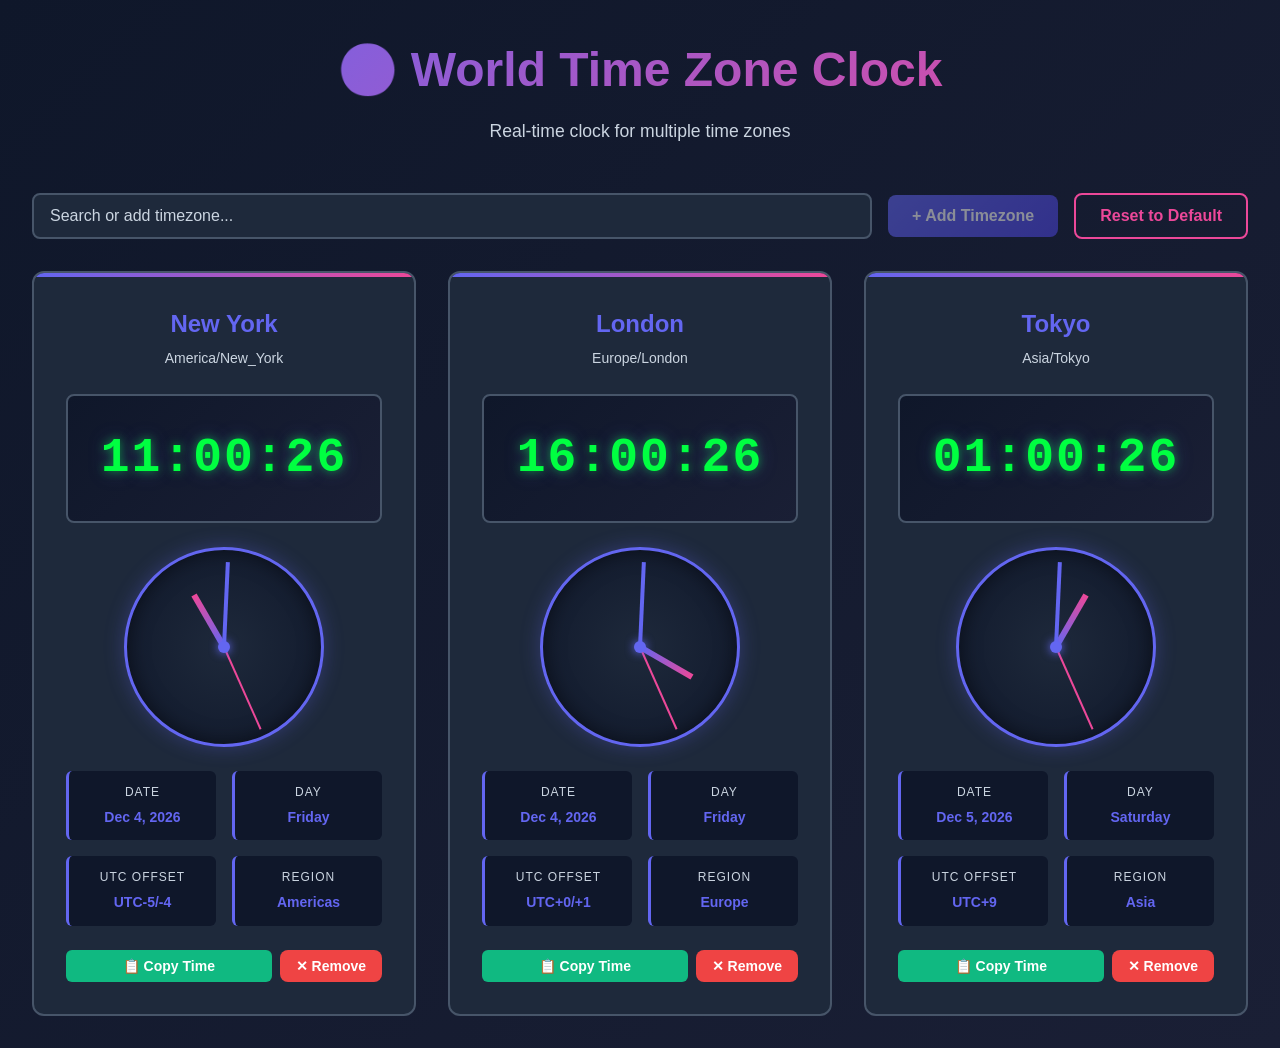
<file: index.html>
<!DOCTYPE html>
<html lang="en">
<head>
    <meta charset="UTF-8">
    <meta name="viewport" content="width=device-width, initial-scale=1.0">
    <title>World Time Zone Clock</title>
    <link rel="stylesheet" href="styles.css">
</head>
<body>
    <div class="container">
        <!-- Header -->
        <header>
            <h1>🌍 World Time Zone Clock</h1>
            <p class="subtitle">Real-time clock for multiple time zones</p>
        </header>

        <!-- Control Panel -->
        <div class="control-panel">
            <div class="search-box">
                <input 
                    type="text" 
                    id="searchInput" 
                    placeholder="Search or add timezone..."
                    autocomplete="off"
                >
                <div id="searchResults" class="search-results"></div>
            </div>
            <button id="addBtn" class="btn btn-add" disabled>+ Add Timezone</button>
            <button id="resetBtn" class="btn btn-reset">Reset to Default</button>
        </div>

        <!-- Timezone Selection Modal -->
        <div id="modal" class="modal hidden">
            <div class="modal-content">
                <div class="modal-header">
                    <h2>Select a Timezone</h2>
                    <button class="close-btn" id="closeModal">&times;</button>
                </div>
                <input 
                    type="text" 
                    id="modalSearch" 
                    placeholder="Search timezones..."
                    class="modal-search"
                >
                <div id="timezoneList" class="timezone-list"></div>
            </div>
        </div>

        <!-- Clocks Display -->
        <div class="clocks-grid" id="clocksGrid">
            <!-- Clock cards will be inserted here -->
        </div>

        <!-- Empty State -->
        <div id="emptyState" class="empty-state hidden">
            <p>📍 No timezones selected yet.</p>
            <p>Click "+ Add Timezone" to get started!</p>
        </div>
    </div>

    <script src="script.js"></script>
</body>
</html>
</file>
<file: styles.css>
/* ============================================
   Global Styles & Variables
   ============================================ */

:root {
    --primary-color: #6366f1;
    --secondary-color: #ec4899;
    --success-color: #10b981;
    --danger-color: #ef4444;
    --bg-dark: #0f172a;
    --bg-card: #1e293b;
    --bg-hover: #334155;
    --text-primary: #f1f5f9;
    --text-secondary: #cbd5e1;
    --border-color: #475569;
    --shadow: 0 10px 30px rgba(0, 0, 0, 0.3);
    --transition: all 0.3s ease;
}

* {
    margin: 0;
    padding: 0;
    box-sizing: border-box;
}

html {
    scroll-behavior: smooth;
}

body {
    background: linear-gradient(135deg, var(--bg-dark) 0%, #1a1f35 100%);
    color: var(--text-primary);
    font-family: 'Segoe UI', Tahoma, Geneva, Verdana, sans-serif;
    line-height: 1.6;
    min-height: 100vh;
}

/* ============================================
   Container & Layout
   ============================================ */

.container {
    max-width: 1400px;
    margin: 0 auto;
    padding: 2rem;
}

/* ============================================
   Header
   ============================================ */

header {
    text-align: center;
    margin-bottom: 3rem;
    animation: slideDown 0.6s ease;
}

header h1 {
    font-size: 3rem;
    font-weight: 700;
    background: linear-gradient(135deg, var(--primary-color), var(--secondary-color));
    -webkit-background-clip: text;
    -webkit-text-fill-color: transparent;
    background-clip: text;
    margin-bottom: 0.5rem;
}

.subtitle {
    font-size: 1.1rem;
    color: var(--text-secondary);
}

/* ============================================
   Control Panel
   ============================================ */

.control-panel {
    display: flex;
    gap: 1rem;
    margin-bottom: 2rem;
    flex-wrap: wrap;
    align-items: center;
}

.search-box {
    flex: 1;
    min-width: 250px;
    position: relative;
}

#searchInput {
    width: 100%;
    padding: 0.75rem 1rem;
    background: var(--bg-card);
    border: 2px solid var(--border-color);
    color: var(--text-primary);
    border-radius: 8px;
    font-size: 1rem;
    transition: var(--transition);
}

#searchInput:focus {
    outline: none;
    border-color: var(--primary-color);
    box-shadow: 0 0 0 3px rgba(99, 102, 241, 0.1);
}

#searchInput::placeholder {
    color: var(--text-secondary);
}

.search-results {
    position: absolute;
    top: 100%;
    left: 0;
    right: 0;
    background: var(--bg-card);
    border: 2px solid var(--border-color);
    border-top: none;
    border-radius: 0 0 8px 8px;
    max-height: 300px;
    overflow-y: auto;
    display: none;
    z-index: 10;
}

.search-results.active {
    display: block;
}

.search-result-item {
    padding: 0.75rem 1rem;
    cursor: pointer;
    transition: var(--transition);
    border-bottom: 1px solid var(--border-color);
}

.search-result-item:last-child {
    border-bottom: none;
}

.search-result-item:hover {
    background: var(--bg-hover);
    color: var(--primary-color);
}

/* ============================================
   Buttons
   ============================================ */

.btn {
    padding: 0.75rem 1.5rem;
    border: none;
    border-radius: 8px;
    font-size: 1rem;
    font-weight: 600;
    cursor: pointer;
    transition: var(--transition);
    display: inline-flex;
    align-items: center;
    gap: 0.5rem;
}

.btn-add {
    background: linear-gradient(135deg, var(--primary-color), #4f46e5);
    color: white;
}

.btn-add:hover:not(:disabled) {
    transform: translateY(-2px);
    box-shadow: 0 5px 15px rgba(99, 102, 241, 0.3);
}

.btn-add:disabled {
    opacity: 0.5;
    cursor: not-allowed;
}

.btn-reset {
    background: transparent;
    color: var(--secondary-color);
    border: 2px solid var(--secondary-color);
}

.btn-reset:hover {
    background: var(--secondary-color);
    color: white;
    transform: translateY(-2px);
}

.btn-remove {
    background: var(--danger-color);
    color: white;
    padding: 0.5rem 1rem;
    font-size: 0.875rem;
}

.btn-remove:hover {
    background: #dc2626;
}

/* ============================================
   Modal
   ============================================ */

.modal {
    position: fixed;
    top: 0;
    left: 0;
    width: 100%;
    height: 100%;
    background: rgba(0, 0, 0, 0.7);
    display: flex;
    justify-content: center;
    align-items: center;
    z-index: 1000;
    animation: fadeIn 0.3s ease;
}

.modal.hidden {
    display: none;
}

.modal-content {
    background: var(--bg-card);
    border: 2px solid var(--border-color);
    border-radius: 12px;
    padding: 2rem;
    width: 90%;
    max-width: 500px;
    max-height: 80vh;
    overflow-y: auto;
    animation: slideUp 0.3s ease;
}

.modal-header {
    display: flex;
    justify-content: space-between;
    align-items: center;
    margin-bottom: 1.5rem;
}

.modal-header h2 {
    font-size: 1.5rem;
}

.close-btn {
    background: none;
    border: none;
    color: var(--text-primary);
    font-size: 2rem;
    cursor: pointer;
    transition: var(--transition);
}

.close-btn:hover {
    color: var(--danger-color);
}

.modal-search {
    width: 100%;
    padding: 0.75rem 1rem;
    background: var(--bg-dark);
    border: 2px solid var(--border-color);
    color: var(--text-primary);
    border-radius: 8px;
    margin-bottom: 1rem;
    font-size: 1rem;
}

.modal-search:focus {
    outline: none;
    border-color: var(--primary-color);
}

.timezone-list {
    display: grid;
    grid-template-columns: 1fr;
    gap: 0.5rem;
}

.timezone-item {
    padding: 0.75rem 1rem;
    background: var(--bg-dark);
    border: 1px solid var(--border-color);
    border-radius: 6px;
    cursor: pointer;
    transition: var(--transition);
}

.timezone-item:hover {
    background: var(--bg-hover);
    border-color: var(--primary-color);
}

/* ============================================
   Clocks Grid
   ============================================ */

.clocks-grid {
    display: grid;
    grid-template-columns: repeat(auto-fill, minmax(300px, 1fr));
    gap: 2rem;
    animation: fadeIn 0.6s ease;
}

@media (max-width: 768px) {
    .clocks-grid {
        grid-template-columns: 1fr;
    }
}

/* ============================================
   Clock Card
   ============================================ */

.clock-card {
    background: linear-gradient(135deg, var(--bg-card), #1e293b);
    border: 2px solid var(--border-color);
    border-radius: 12px;
    padding: 2rem;
    text-align: center;
    transition: var(--transition);
    animation: scaleIn 0.4s ease;
    position: relative;
    overflow: hidden;
}

.clock-card::before {
    content: '';
    position: absolute;
    top: 0;
    left: 0;
    right: 0;
    height: 4px;
    background: linear-gradient(90deg, var(--primary-color), var(--secondary-color));
}

.clock-card:hover {
    border-color: var(--primary-color);
    box-shadow: 0 15px 40px rgba(99, 102, 241, 0.2);
    transform: translateY(-5px);
}

.clock-header {
    margin-bottom: 1.5rem;
}

.timezone-name {
    font-size: 1.5rem;
    font-weight: 700;
    color: var(--primary-color);
    margin-bottom: 0.25rem;
}

.timezone-info {
    font-size: 0.875rem;
    color: var(--text-secondary);
}

/* ============================================
   Digital Clock Display
   ============================================ */

.digital-clock {
    background: linear-gradient(135deg, #0f172a, #1a1f35);
    border: 2px solid var(--border-color);
    border-radius: 8px;
    padding: 1.5rem;
    margin: 1.5rem 0;
    font-family: 'Courier New', monospace;
    font-size: 3rem;
    font-weight: 700;
    color: #00ff41;
    text-shadow: 0 0 10px rgba(0, 255, 65, 0.5),
                 0 0 20px rgba(99, 102, 241, 0.3);
    letter-spacing: 2px;
    transition: var(--transition);
}

.digital-clock.blinking {
    animation: blink 1s infinite;
}

/* ============================================
   Analog Clock
   ============================================ */

.analog-clock {
    width: 200px;
    height: 200px;
    margin: 1rem auto;
    position: relative;
    background: radial-gradient(circle, #1e293b, #0f172a);
    border: 3px solid var(--primary-color);
    border-radius: 50%;
    box-shadow: inset 0 0 20px rgba(0, 0, 0, 0.5),
                0 0 20px rgba(99, 102, 241, 0.3);
}

.clock-center {
    position: absolute;
    width: 12px;
    height: 12px;
    background: var(--primary-color);
    border-radius: 50%;
    top: 50%;
    left: 50%;
    transform: translate(-50%, -50%);
    z-index: 10;
    box-shadow: 0 0 10px var(--primary-color);
}

.hand {
    position: absolute;
    background: var(--text-primary);
    transform-origin: bottom center;
    left: 50%;
    bottom: 50%;
}

.hand.hour {
    width: 6px;
    height: 60px;
    margin-left: -3px;
    background: linear-gradient(to top, var(--primary-color), var(--secondary-color));
}

.hand.minute {
    width: 4px;
    height: 85px;
    margin-left: -2px;
    background: var(--primary-color);
}

.hand.second {
    width: 2px;
    height: 90px;
    margin-left: -1px;
    background: var(--secondary-color);
}

.clock-number {
    position: absolute;
    width: 100%;
    height: 100%;
    text-align: center;
}

.clock-number span {
    display: inline-block;
    position: absolute;
    left: 50%;
    transform: translateX(-50%);
    font-size: 0.875rem;
    font-weight: 600;
    color: var(--text-primary);
}

/* ============================================
   Time Details
   ============================================ */

.time-details {
    display: grid;
    grid-template-columns: 1fr 1fr;
    gap: 1rem;
    margin: 1.5rem 0;
    font-size: 0.875rem;
}

.detail-item {
    background: var(--bg-dark);
    padding: 0.75rem;
    border-radius: 6px;
    border-left: 3px solid var(--primary-color);
}

.detail-label {
    color: var(--text-secondary);
    font-size: 0.75rem;
    text-transform: uppercase;
    letter-spacing: 1px;
}

.detail-value {
    color: var(--primary-color);
    font-weight: 600;
    margin-top: 0.25rem;
}

/* ============================================
   Actions
   ============================================ */

.clock-actions {
    display: flex;
    gap: 0.5rem;
    margin-top: 1.5rem;
}

.btn-copy {
    flex: 1;
    background: var(--success-color);
    color: white;
    padding: 0.5rem;
    border: none;
    border-radius: 6px;
    cursor: pointer;
    font-size: 0.875rem;
    font-weight: 600;
    transition: var(--transition);
}

.btn-copy:hover {
    background: #059669;
}

.btn-copy.copied {
    background: var(--primary-color);
}

/* ============================================
   Empty State
   ============================================ */

.empty-state {
    text-align: center;
    padding: 3rem 2rem;
    animation: fadeIn 0.6s ease;
}

.empty-state.hidden {
    display: none;
}

.empty-state p {
    font-size: 1.25rem;
    color: var(--text-secondary);
    margin: 0.5rem 0;
}

/* ============================================
   Animations
   ============================================ */

@keyframes slideDown {
    from {
        opacity: 0;
        transform: translateY(-20px);
    }
    to {
        opacity: 1;
        transform: translateY(0);
    }
}

@keyframes slideUp {
    from {
        opacity: 0;
        transform: translateY(20px);
    }
    to {
        opacity: 1;
        transform: translateY(0);
    }
}

@keyframes scaleIn {
    from {
        opacity: 0;
        transform: scale(0.95);
    }
    to {
        opacity: 1;
        transform: scale(1);
    }
}

@keyframes fadeIn {
    from {
        opacity: 0;
    }
    to {
        opacity: 1;
    }
}

@keyframes blink {
    0%, 50% {
        opacity: 1;
    }
    51%, 100% {
        opacity: 0.7;
    }
}

/* ============================================
   Responsive Design
   ============================================ */

@media (max-width: 768px) {
    header h1 {
        font-size: 2rem;
    }

    .control-panel {
        flex-direction: column;
    }

    .search-box {
        min-width: 100%;
    }

    .btn {
        width: 100%;
        justify-content: center;
    }

    .clocks-grid {
        grid-template-columns: 1fr;
        gap: 1.5rem;
    }

    .digital-clock {
        font-size: 2rem;
    }

    .analog-clock {
        width: 150px;
        height: 150px;
    }
}

@media (max-width: 480px) {
    .container {
        padding: 1rem;
    }

    header h1 {
        font-size: 1.5rem;
    }

    .time-details {
        grid-template-columns: 1fr;
    }

    .modal-content {
        width: 95%;
        padding: 1rem;
    }
}

/* ============================================
   Scrollbar Styling
   ============================================ */

::-webkit-scrollbar {
    width: 8px;
}

::-webkit-scrollbar-track {
    background: var(--bg-dark);
}

::-webkit-scrollbar-thumb {
    background: var(--primary-color);
    border-radius: 4px;
}

::-webkit-scrollbar-thumb:hover {
    background: var(--secondary-color);
}
</file>
